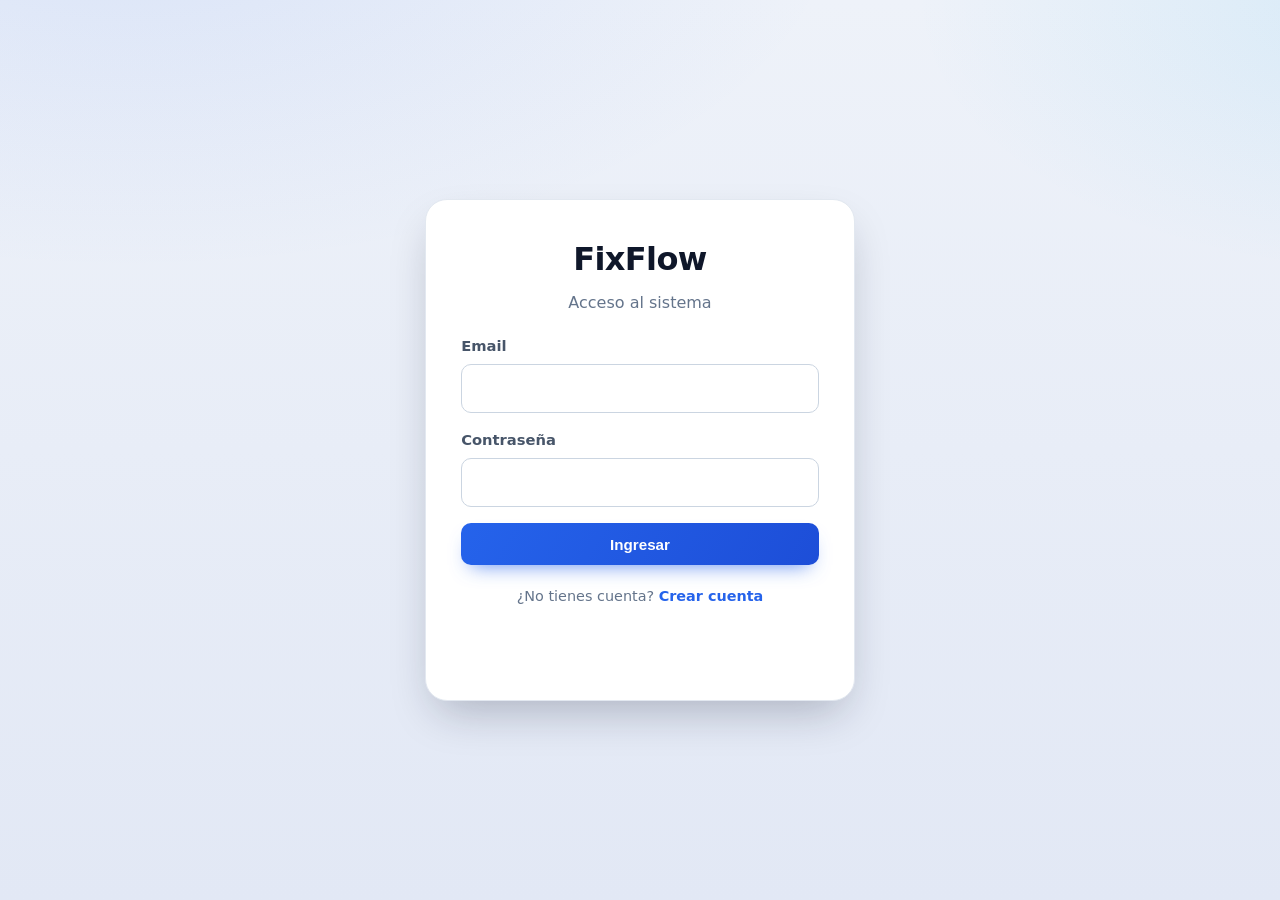
<file: index.html>
<!DOCTYPE html>
<html lang="es">
<head>
  <meta charset="UTF-8" />
  <meta http-equiv="refresh" content="0; url=frontend/login.html" />
  <title>FixFlow</title>
</head>
<body>
  <p>Redirigiendo a <a href="frontend/login.html">FixFlow</a>...</p>
</body>
</html>
</file>
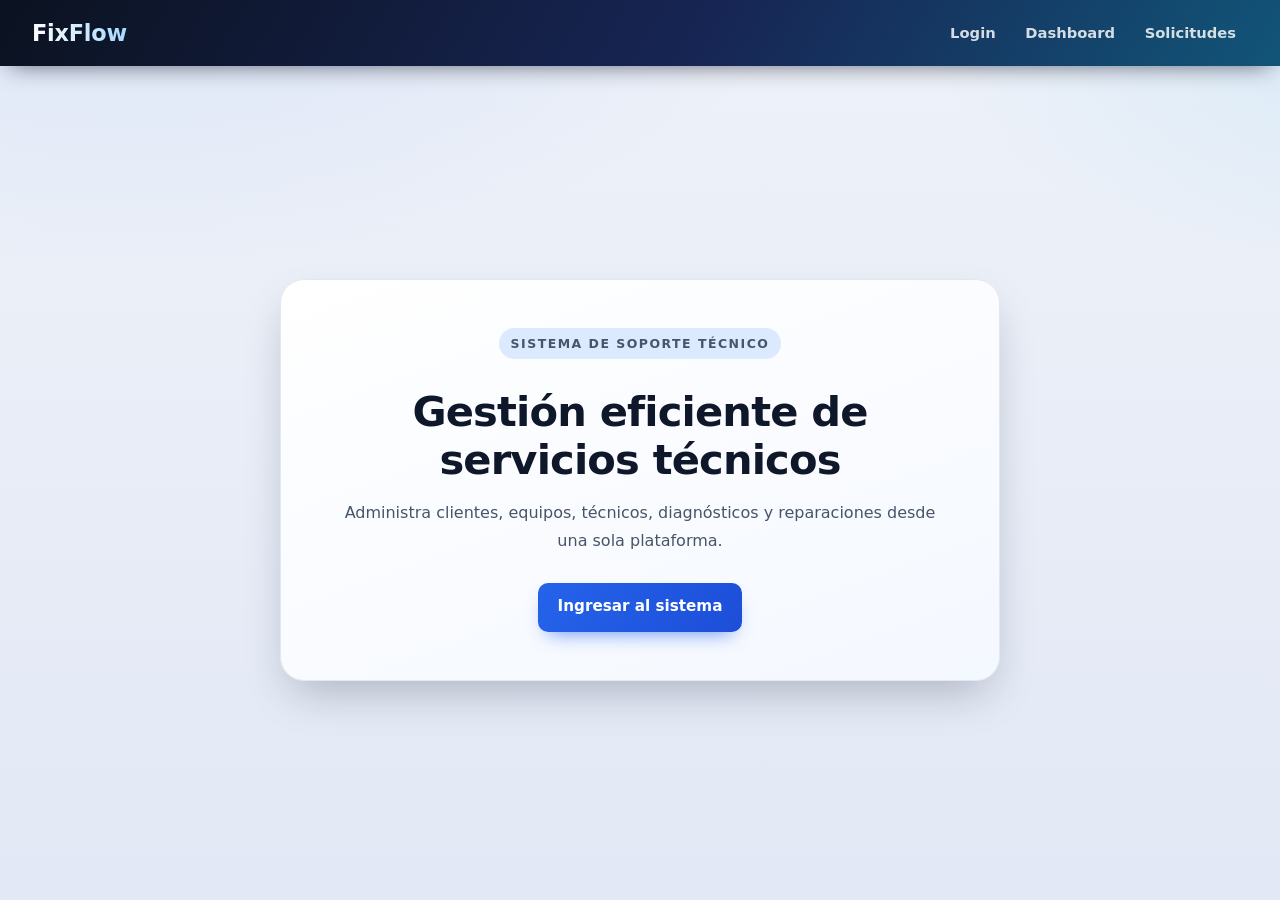
<file: frontend/index.html>
<!DOCTYPE html>
<html lang="es">
<head>
  <meta charset="UTF-8" />
  <meta name="viewport" content="width=device-width, initial-scale=1.0" />
  <title>FixFlow | Inicio</title>
  <link rel="stylesheet" href="css/styles.css?v=3" />
</head>
<body>
  <header class="topbar">
    <div class="logo">FixFlow</div>
    <nav>
      <a href="login.html">Login</a>
      <a href="dashboard.html">Dashboard</a>
      <a href="solicitudes.html">Solicitudes</a>
    </nav>
  </header>

  <main class="hero">
    <div class="hero-card">
      <p class="eyebrow">Sistema de soporte técnico</p>
      <h1>Gestión eficiente de servicios técnicos</h1>
      <p>Administra clientes, equipos, técnicos, diagnósticos y reparaciones desde una sola plataforma.</p>
      <a class="button primary" href="login.html">Ingresar al sistema</a>
    </div>
  </main>
</body>
</html>
</file>
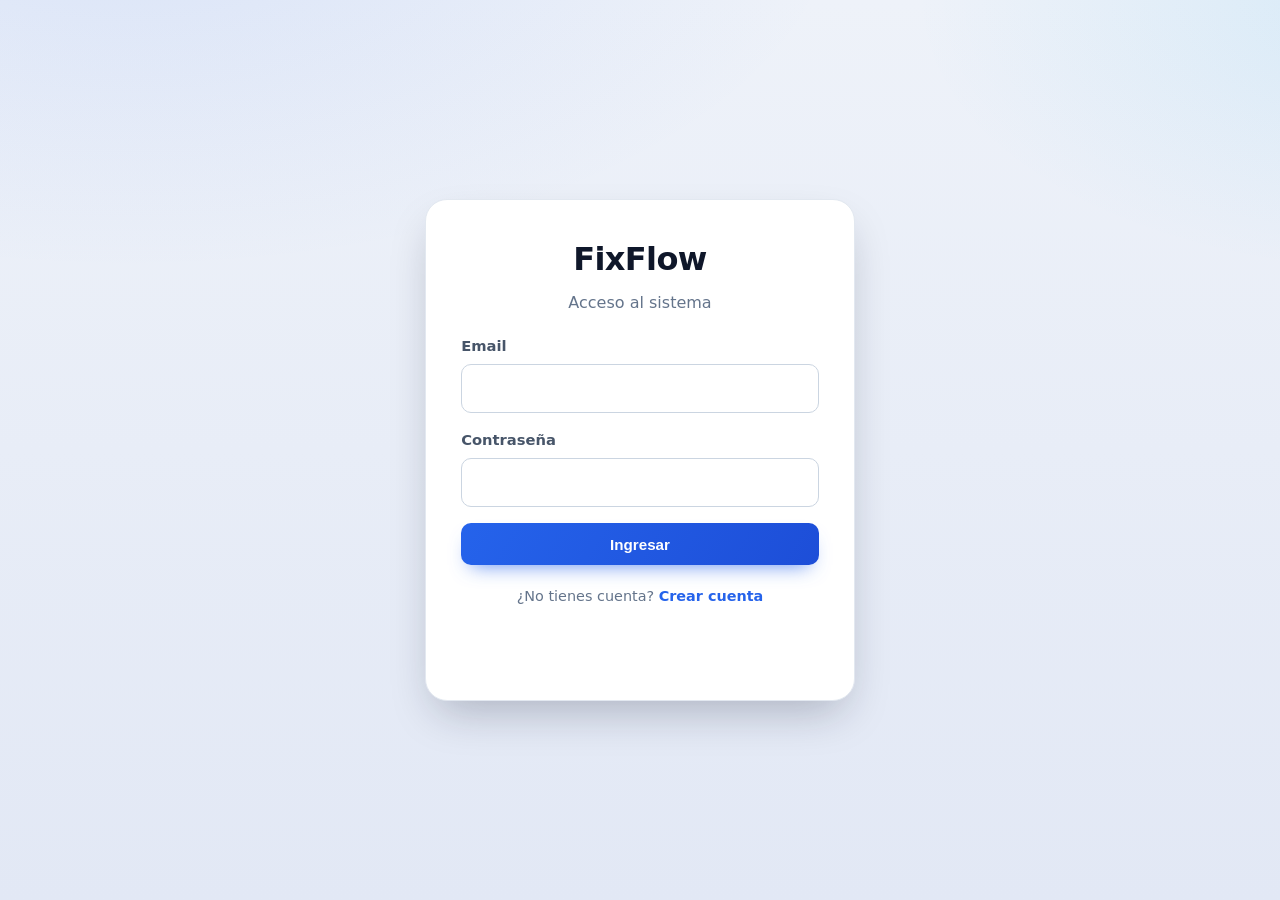
<file: frontend/clientes.html>
<!DOCTYPE html>
<html lang="es">
<head>
  <meta charset="UTF-8" />
  <meta name="viewport" content="width=device-width, initial-scale=1.0" />
  <title>FixFlow | Clientes</title>
  <link rel="stylesheet" href="css/styles.css?v=3" />
</head>
<body data-roles="ADMIN">
  <header class="topbar">
    <div class="logo">FixFlow</div>
    <nav>
      <a href="dashboard.html">Dashboard</a>
      <a href="usuarios.html" data-roles="ADMIN">Usuarios</a>
      <a href="equipos.html" data-roles="ADMIN,CLIENTE">Equipos</a>
      <a href="solicitudes.html" data-roles="ADMIN,CLIENTE,TECNICO">Solicitudes</a>
      <a href="diagnosticos.html" data-roles="ADMIN,TECNICO">Diagnósticos</a>
      <a href="reparaciones.html" data-roles="ADMIN,TECNICO">Reparaciones</a>
      <a id="logoutBtn" href="#">Cerrar sesión</a>
    </nav>
  </header>

  <main class="container">
    <section class="page-header">
      <div>
        <p class="eyebrow">Administración</p>
        <h1>Gestión de clientes</h1>
      </div>
    </section>

    <section class="manager-grid">
      <div class="panel">
        <h2>Nuevo cliente</h2>
        <form id="clienteForm" class="stack-form">
          <label>
            <span>Usuario</span>
            <select id="usuarioSelect" required></select>
          </label>

          <label>
            <span>Teléfono</span>
            <input type="text" id="telefonoInput" required />
          </label>

          <label>
            <span>Dirección</span>
            <input type="text" id="direccionInput" required />
          </label>

          <button type="submit" class="button primary">Guardar cliente</button>
        </form>
        <p id="formMessage" class="message"></p>
      </div>

      <div class="panel">
        <h2>Resumen</h2>
        <div class="summary-list">
          <div><span>Clientes</span><strong id="clientesCount">0</strong></div>
        </div>
      </div>
    </section>

    <section class="panel table-panel">
      <h2>Clientes registrados</h2>
      <div class="table-wrap">
        <table>
          <thead>
            <tr>
              <th>ID</th>
              <th>Usuario</th>
              <th>Teléfono</th>
              <th>Dirección</th>
            </tr>
          </thead>
          <tbody id="clientesTableBody"></tbody>
        </table>
      </div>
    </section>
  </main>

  <script src="js/api.js?v=3"></script>
  <script src="js/auth.js?v=3"></script>
  <script src="js/clientes.js?v=3"></script>
</body>
</html>
</file>
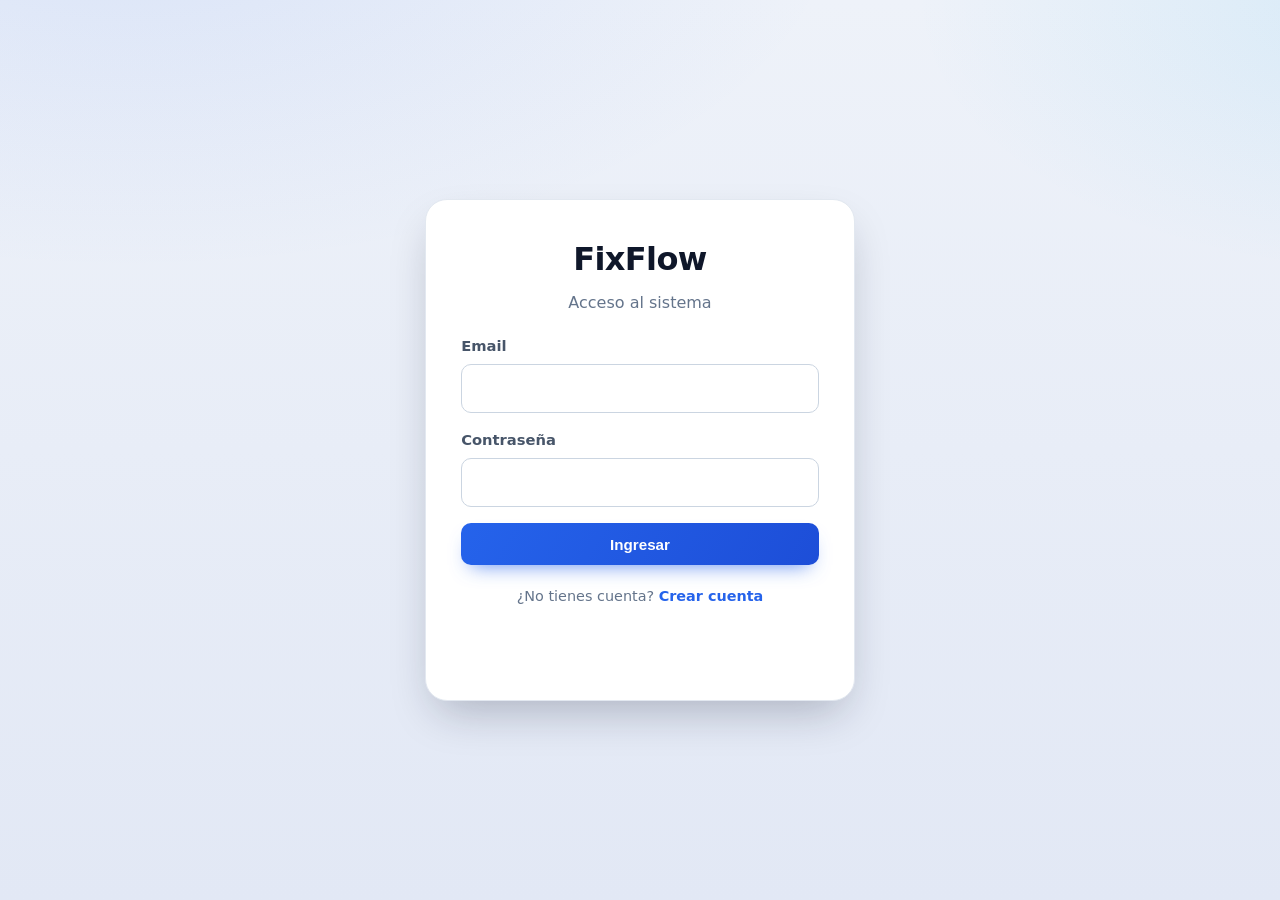
<file: frontend/dashboard.html>
<!DOCTYPE html>
<html lang="es">
<head>
  <meta charset="UTF-8" />
  <meta name="viewport" content="width=device-width, initial-scale=1.0" />
  <title>FixFlow | Dashboard</title>
  <link rel="stylesheet" href="css/styles.css?v=3" />
</head>
<body data-roles="ADMIN,CLIENTE,TECNICO">
  <header class="topbar dashboard-header">
    <div class="logo">FixFlow</div>
    <nav>
      <a href="dashboard.html">Dashboard</a>
      <a href="usuarios.html" data-roles="ADMIN">Usuarios</a>
      <a href="equipos.html" data-roles="ADMIN,CLIENTE">Equipos</a>
      <a href="solicitudes.html" data-roles="ADMIN,CLIENTE,TECNICO">Solicitudes</a>
      <a href="diagnosticos.html" data-roles="ADMIN,TECNICO">Diagnósticos</a>
      <a href="reparaciones.html" data-roles="ADMIN,TECNICO">Reparaciones</a>
      <a id="logoutBtn" href="#">Cerrar sesión</a>
      <span id="currentRole" class="role-label"></span>
    </nav>
  </header>

  <main class="container dashboard-page">
    <section class="cards-grid">
      <div class="stat-card">
        <span>Total solicitudes</span>
        <strong id="totalSolicitudes">0</strong>
      </div>
      <div class="stat-card">
        <span>Pendientes</span>
        <strong id="solicitudesPendientes">0</strong>
      </div>
      <div class="stat-card">
        <span>En reparación</span>
        <strong id="solicitudesReparacion">0</strong>
      </div>
      <div class="stat-card">
        <span>Finalizadas</span>
        <strong id="solicitudesFinalizadas">0</strong>
      </div>
      <div class="stat-card">
        <span>Usuarios</span>
        <strong id="usuariosCount">0</strong>
      </div>
      <div class="stat-card">
        <span>Equipos</span>
        <strong id="equiposCount">0</strong>
      </div>
    </section>

    <section class="panel-container" id="sectionsPanel">
      <div class="panel">
        <h2>Usuarios</h2>
        <table>
          <thead>
            <tr><th>Nombre</th><th>Email</th><th>Rol</th></tr>
          </thead>
          <tbody id="usuariosTableBody"></tbody>
        </table>
      </div>

      <div class="panel">
        <h2>Equipos</h2>
        <table>
          <thead>
            <tr><th>Serial</th><th>Tipo</th><th>Marca</th></tr>
          </thead>
          <tbody id="equiposTableBody"></tbody>
        </table>
      </div>

      <div class="panel wide-panel">
        <h2>Solicitudes</h2>
        <table>
          <thead>
            <tr><th>ID</th><th>Cliente</th><th>Prioridad</th><th>Estado</th></tr>
          </thead>
          <tbody id="solicitudesTableBody"></tbody>
        </table>
      </div>
    </section>
  </main>

  <script src="js/api.js?v=3"></script>
  <script src="js/auth.js?v=3"></script>
  <script src="js/dashboard.js?v=3"></script>
</body>
</html>
</file>
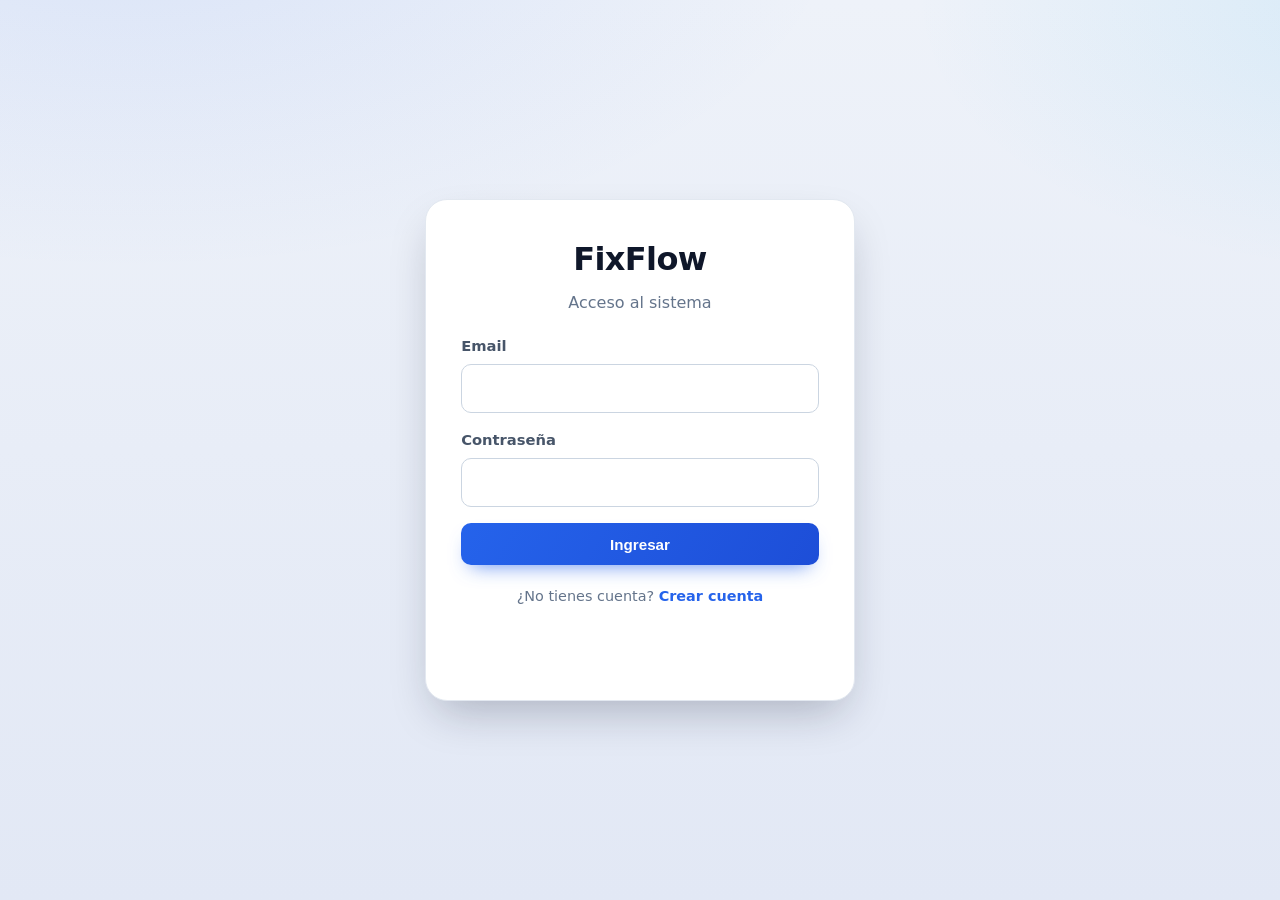
<file: frontend/diagnosticos.html>
<!DOCTYPE html>
<html lang="es">
<head>
  <meta charset="UTF-8" />
  <meta name="viewport" content="width=device-width, initial-scale=1.0" />
  <title>FixFlow | Diagnósticos</title>
  <link rel="stylesheet" href="css/styles.css?v=3" />
</head>
<body data-roles="ADMIN,TECNICO">
  <header class="topbar">
    <div class="logo">FixFlow</div>
    <nav>
      <a href="dashboard.html">Dashboard</a>
      <a href="usuarios.html" data-roles="ADMIN">Usuarios</a>
      <a href="equipos.html" data-roles="ADMIN,CLIENTE">Equipos</a>
      <a href="solicitudes.html" data-roles="ADMIN,CLIENTE,TECNICO">Solicitudes</a>
      <a href="diagnosticos.html">Diagnósticos</a>
      <a href="reparaciones.html">Reparaciones</a>
      <a id="logoutBtn" href="#">Cerrar sesión</a>
    </nav>
  </header>

  <main class="container">
    <section class="page-header">
      <div>
        <p class="eyebrow">Diagnóstico</p>
        <h1>Gestión de diagnósticos</h1>
      </div>
    </section>

    <section class="manager-grid">
      <div class="panel">
        <h2>Nuevo diagnóstico</h2>
        <form id="diagnosticoForm" class="stack-form">
          <label>
            <span>Solicitud / Equipo</span>
            <select id="solicitudSelect" required></select>
          </label>

          <div id="problemaInfo" class="problema-info" hidden>
            <h3>Problema reportado por el cliente</h3>
            <div class="detalle-grid">
              <div class="detalle-item"><span>Cliente</span><strong id="infoCliente">-</strong></div>
              <div class="detalle-item"><span>Equipo</span><strong id="infoEquipo">-</strong></div>
              <div class="detalle-item"><span>Serial</span><strong id="infoSerial">-</strong></div>
              <div class="detalle-item"><span>Prioridad</span><strong id="infoPrioridad">-</strong></div>
              <div class="detalle-item full"><span>Descripción del equipo</span><strong id="infoEquipoDesc">-</strong></div>
              <div class="detalle-item full"><span>Síntoma / problema reportado</span><strong id="infoProblema">-</strong></div>
            </div>
          </div>

          <label>
            <span>Descripción</span>
            <textarea id="descripcionInput" rows="5" required></textarea>
          </label>

          <button type="submit" class="button primary">Guardar diagnóstico</button>
        </form>
        <p id="formMessage" class="message"></p>
      </div>

      <div class="panel">
        <h2>Resumen</h2>
        <div class="summary-list">
          <div><span>Diagnósticos</span><strong id="diagnosticosCount">0</strong></div>
        </div>
      </div>
    </section>

    <section class="panel table-panel">
      <h2>Diagnósticos registrados</h2>
      <div class="table-wrap">
        <table>
          <thead>
            <tr>
              <th>ID</th>
              <th>Solicitud</th>
              <th>Equipo</th>
              <th>Problema reportado</th>
              <th>Diagnóstico</th>
              <th>Fecha</th>
            </tr>
          </thead>
          <tbody id="diagnosticosTableBody"></tbody>
        </table>
      </div>
    </section>
  </main>

  <script src="js/api.js?v=3"></script>
  <script src="js/auth.js?v=3"></script>
  <script src="js/diagnosticos.js?v=3"></script>
</body>
</html>
</file>
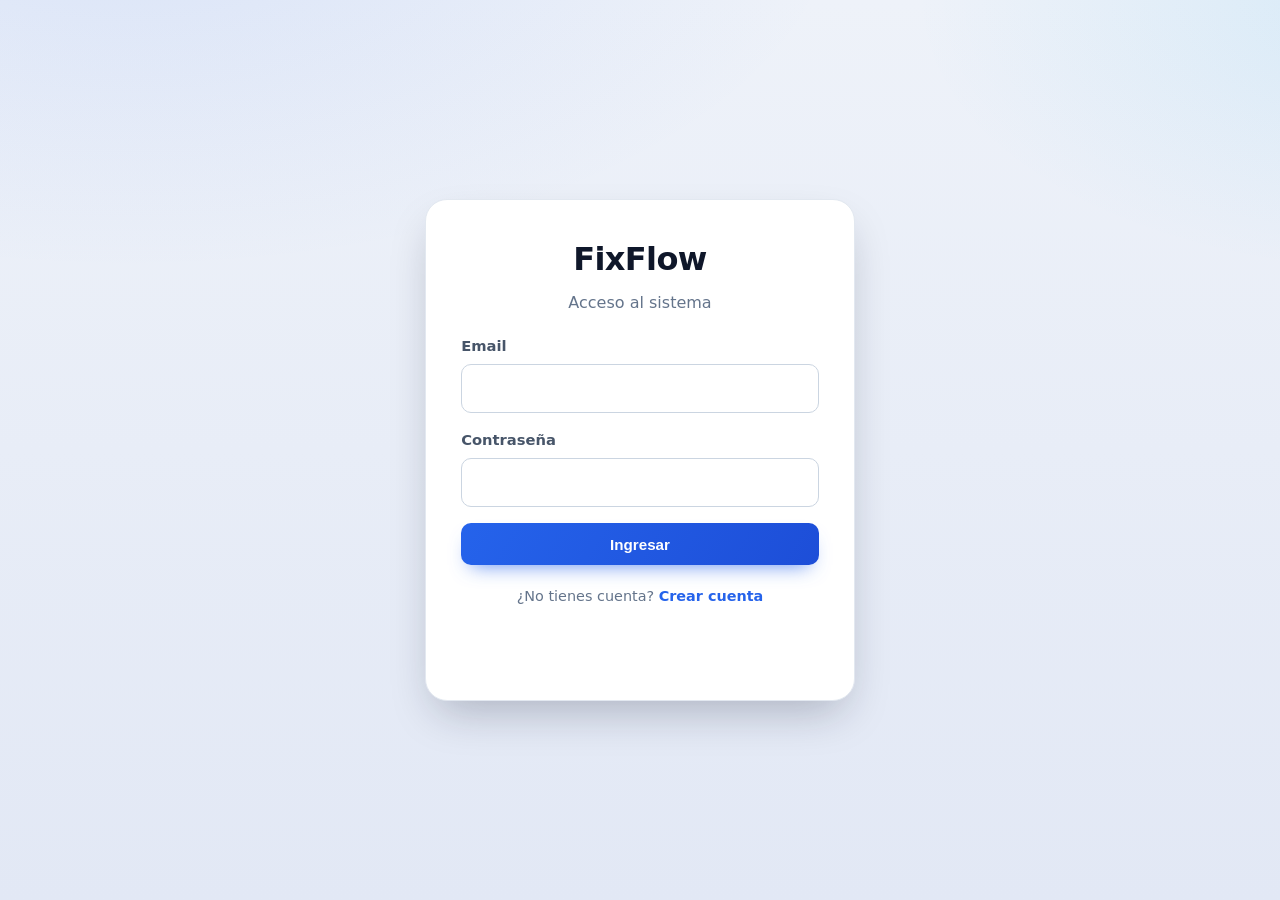
<file: frontend/equipos.html>
<!DOCTYPE html>
<html lang="es">
<head>
  <meta charset="UTF-8" />
  <meta name="viewport" content="width=device-width, initial-scale=1.0" />
  <title>FixFlow | Equipos</title>
  <link rel="stylesheet" href="css/styles.css?v=3" />
</head>
<body data-roles="ADMIN,CLIENTE">
  <header class="topbar">
    <div class="logo">FixFlow</div>
    <nav>
      <a href="dashboard.html">Dashboard</a>
      <a href="usuarios.html" data-roles="ADMIN">Usuarios</a>
      <a href="equipos.html" data-roles="ADMIN,CLIENTE">Equipos</a>
      <a href="solicitudes.html" data-roles="ADMIN,CLIENTE,TECNICO">Solicitudes</a>
      <a href="diagnosticos.html" data-roles="ADMIN,TECNICO">Diagnósticos</a>
      <a href="reparaciones.html" data-roles="ADMIN,TECNICO">Reparaciones</a>
      <a id="logoutBtn" href="#">Cerrar sesión</a>
    </nav>
  </header>

  <main class="container">
    <section class="page-header">
      <div>
        <p class="eyebrow">Inventario</p>
        <h1>Gestión de equipos</h1>
      </div>
    </section>

    <section class="manager-grid">
      <div class="panel">
        <h2 id="formTitle">Nuevo equipo</h2>
        <form id="equipoForm" class="stack-form">
          <label>
            <span>Cliente</span>
            <select id="clienteSelect" required></select>
          </label>

          <label>
            <span>Tipo</span>
            <input type="text" id="tipoInput" required />
          </label>

          <label>
            <span>Marca</span>
            <input type="text" id="marcaInput" required />
          </label>

          <label>
            <span>Modelo</span>
            <input type="text" id="modeloInput" required />
          </label>

          <label>
            <span>Serial</span>
            <input type="text" id="serialInput" required />
          </label>

          <label>
            <span>Descripción</span>
            <textarea id="descripcionInput" rows="3"></textarea>
          </label>

          <button type="submit" class="button primary" id="saveBtn">Guardar equipo</button>
          <button type="button" class="button tiny" id="cancelEditBtn" hidden>Cancelar edición</button>
        </form>
        <p id="formMessage" class="message"></p>
      </div>

      <div class="panel">
        <h2>Resumen</h2>
        <div class="summary-list">
          <div><span>Equipos</span><strong id="equiposCount">0</strong></div>
        </div>
      </div>
    </section>

    <section class="panel table-panel">
      <h2>Equipos registrados</h2>
      <div class="table-wrap">
        <table>
          <thead>
            <tr>
              <th>ID</th>
              <th>Cliente</th>
              <th>Tipo</th>
              <th>Marca</th>
              <th>Modelo</th>
              <th>Serial</th>
              <th>Acciones</th>
            </tr>
          </thead>
          <tbody id="equiposTableBody"></tbody>
        </table>
      </div>
    </section>
  </main>

  <script src="js/api.js?v=3"></script>
  <script src="js/auth.js?v=3"></script>
  <script src="js/equipos.js?v=3"></script>
</body>
</html>
</file>
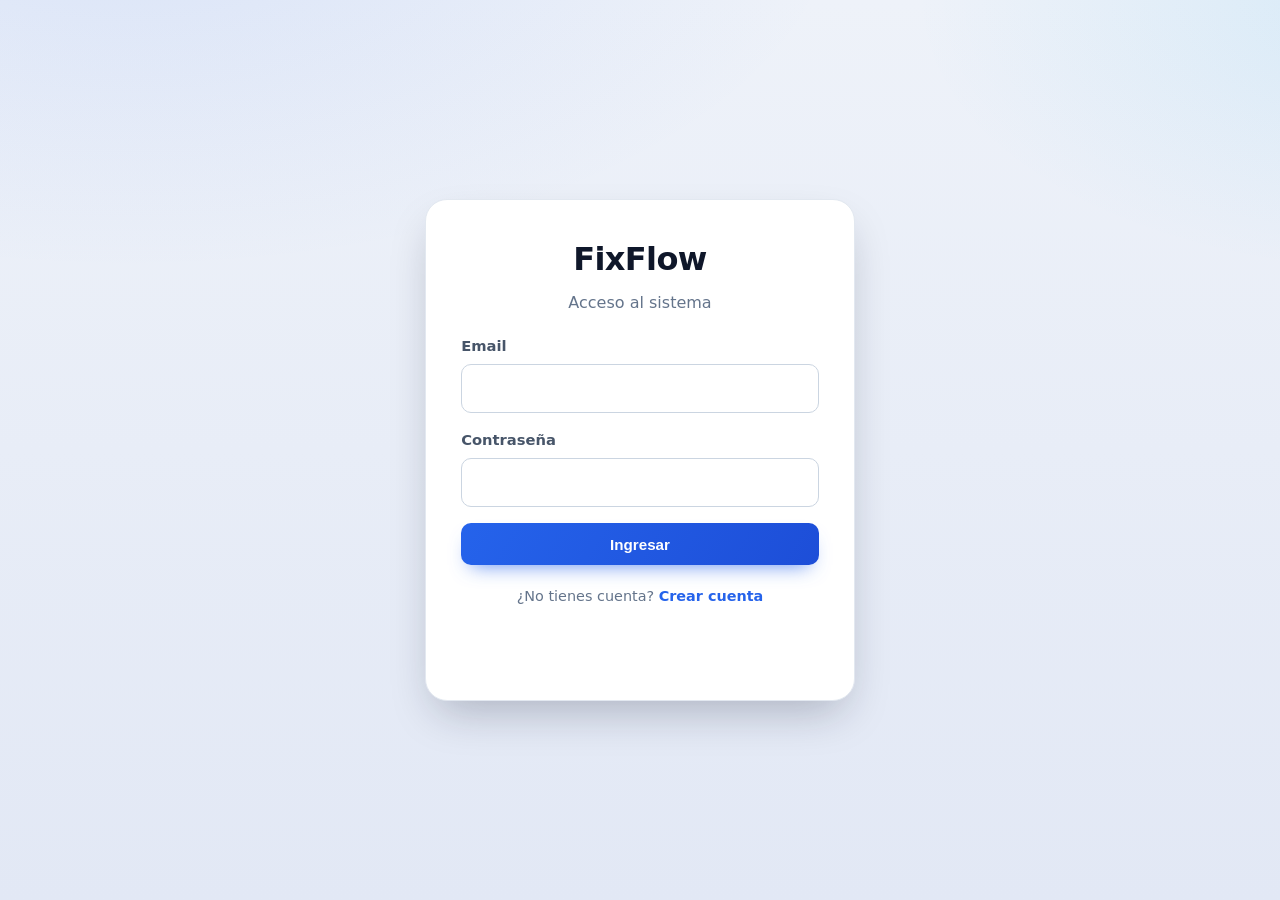
<file: frontend/login.html>
<!DOCTYPE html>
<html lang="es">
<head>
  <meta charset="UTF-8" />
  <meta name="viewport" content="width=device-width, initial-scale=1.0" />
  <title>FixFlow | Login</title>
  <link rel="stylesheet" href="css/styles.css?v=3" />
</head>
<body class="auth-page">
  <div class="auth-box">
    <h1>FixFlow</h1>
    <p>Acceso al sistema</p>
    <form id="loginForm">
      <label>
        <span>Email</span>
        <input type="email" id="email" required />
      </label>
      <label>
        <span>Contraseña</span>
        <input type="password" id="password" required />
      </label>
      <button type="submit" class="button primary">Ingresar</button>
    </form>
    <p class="auth-links">¿No tienes cuenta? <a href="register.html">Crear cuenta</a></p>
    <p id="message" class="message"></p>
  </div>

  <script src="js/api.js?v=3"></script>
  <script src="js/auth.js?v=3"></script>
</body>
</html>
</file>
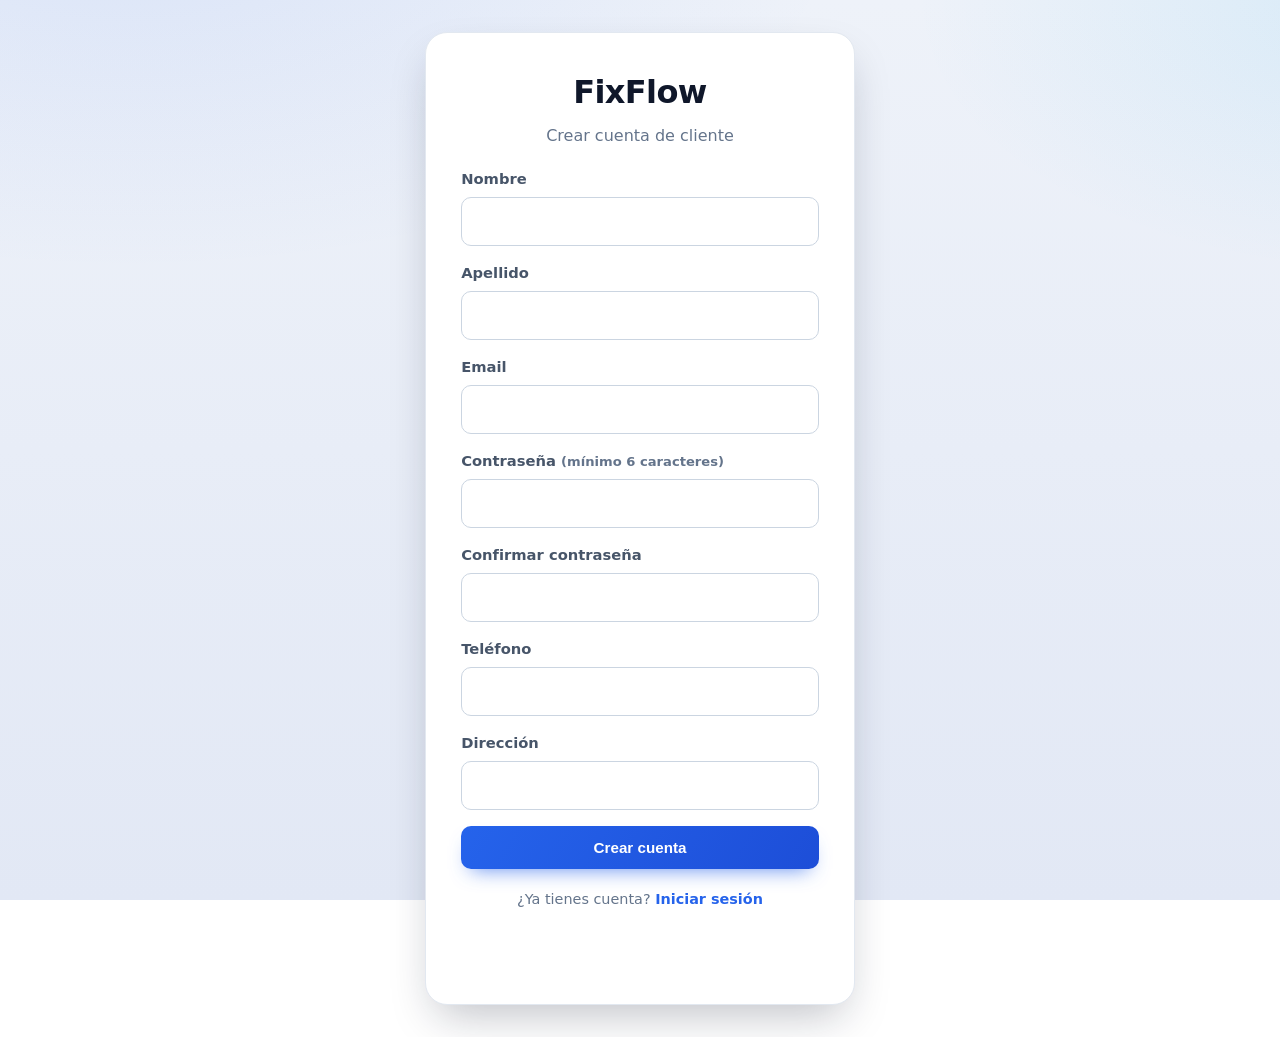
<file: frontend/register.html>
<!DOCTYPE html>
<html lang="es">
<head>
  <meta charset="UTF-8" />
  <meta name="viewport" content="width=device-width, initial-scale=1.0" />
  <title>FixFlow | Crear cuenta</title>
  <link rel="stylesheet" href="css/styles.css?v=3" />
</head>
<body class="auth-page">
  <div class="auth-box">
    <h1>FixFlow</h1>
    <p>Crear cuenta de cliente</p>
    <form id="registerForm">
      <label>
        <span>Nombre</span>
        <input type="text" id="nombre" autocomplete="given-name" required />
      </label>
      <label>
        <span>Apellido</span>
        <input type="text" id="apellido" autocomplete="family-name" required />
      </label>
      <label>
        <span>Email</span>
        <input type="email" id="email" autocomplete="email" required />
      </label>
      <label>
        <span>Contraseña <small class="muted">(mínimo 6 caracteres)</small></span>
        <input type="password" id="password" minlength="6" autocomplete="new-password" required />
      </label>
      <label>
        <span>Confirmar contraseña</span>
        <input type="password" id="confirmPassword" minlength="6" autocomplete="new-password" required />
      </label>
      <label>
        <span>Teléfono</span>
        <input type="tel" id="telefono" autocomplete="tel" required />
      </label>
      <label>
        <span>Dirección</span>
        <input type="text" id="direccion" autocomplete="street-address" required />
      </label>
      <button type="submit" class="button primary">Crear cuenta</button>
    </form>
    <p class="auth-links">¿Ya tienes cuenta? <a href="login.html">Iniciar sesión</a></p>
    <p id="message" class="message"></p>
  </div>

  <script src="js/api.js?v=3"></script>
  <script src="js/register.js?v=3"></script>
</body>
</html>
</file>
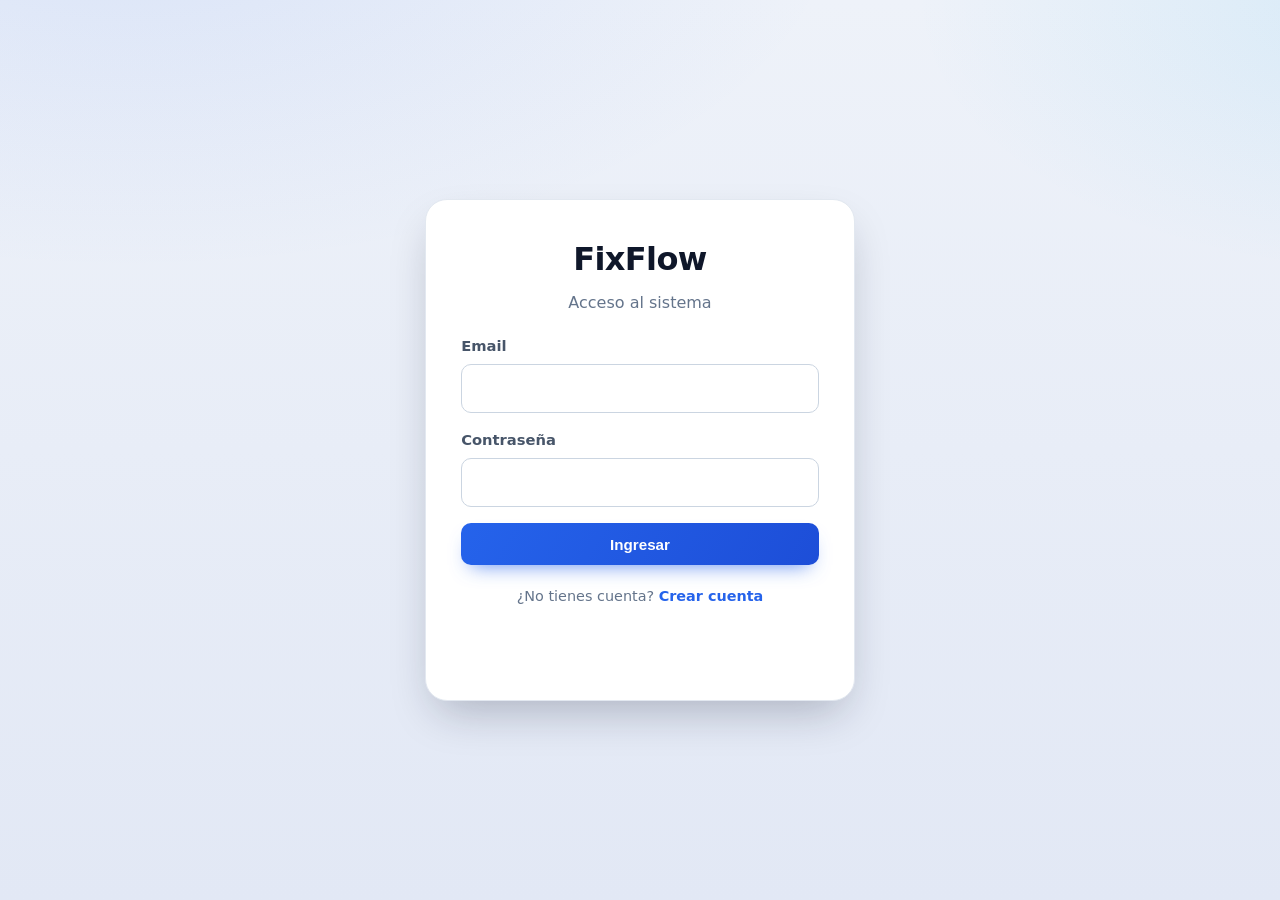
<file: frontend/reparaciones.html>
<!DOCTYPE html>
<html lang="es">
<head>
  <meta charset="UTF-8" />
  <meta name="viewport" content="width=device-width, initial-scale=1.0" />
  <title>FixFlow | Reparaciones</title>
  <link rel="stylesheet" href="css/styles.css?v=3" />
</head>
<body data-roles="ADMIN,TECNICO">
  <header class="topbar">
    <div class="logo">FixFlow</div>
    <nav>
      <a href="dashboard.html">Dashboard</a>
      <a href="usuarios.html" data-roles="ADMIN">Usuarios</a>
      <a href="equipos.html" data-roles="ADMIN,CLIENTE">Equipos</a>
      <a href="solicitudes.html" data-roles="ADMIN,CLIENTE,TECNICO">Solicitudes</a>
      <a href="diagnosticos.html">Diagnósticos</a>
      <a href="reparaciones.html">Reparaciones</a>
      <a id="logoutBtn" href="#">Cerrar sesión</a>
    </nav>
  </header>

  <main class="container">
    <section class="page-header">
      <div>
        <p class="eyebrow">Reparación</p>
        <h1>Gestión de reparaciones</h1>
      </div>
    </section>

    <section class="manager-grid">
      <div class="panel">
        <h2>Nueva reparación</h2>
        <form id="reparacionForm" class="stack-form">
          <label>
            <span>Solicitud</span>
            <select id="solicitudSelect" required></select>
          </label>

          <label>
            <span>Solución</span>
            <textarea id="solucionInput" rows="5" required></textarea>
          </label>

          <label>
            <span>Observaciones</span>
            <textarea id="observacionesInput" rows="3"></textarea>
          </label>

          <button type="submit" class="button primary">Guardar reparación</button>
        </form>
        <p id="formMessage" class="message"></p>
      </div>

      <div class="panel">
        <h2>Resumen</h2>
        <div class="summary-list">
          <div><span>Reparaciones</span><strong id="reparacionesCount">0</strong></div>
        </div>
      </div>
    </section>

    <section class="panel table-panel">
      <h2>Reparaciones registradas</h2>
      <div class="table-wrap">
        <table>
          <thead>
            <tr>
              <th>ID</th>
              <th>Solicitud</th>
              <th>Solución</th>
              <th>Observaciones</th>
            </tr>
          </thead>
          <tbody id="reparacionesTableBody"></tbody>
        </table>
      </div>
    </section>
  </main>

  <script src="js/api.js?v=3"></script>
  <script src="js/auth.js?v=3"></script>
  <script src="js/reparaciones.js?v=3"></script>
</body>
</html>
</file>
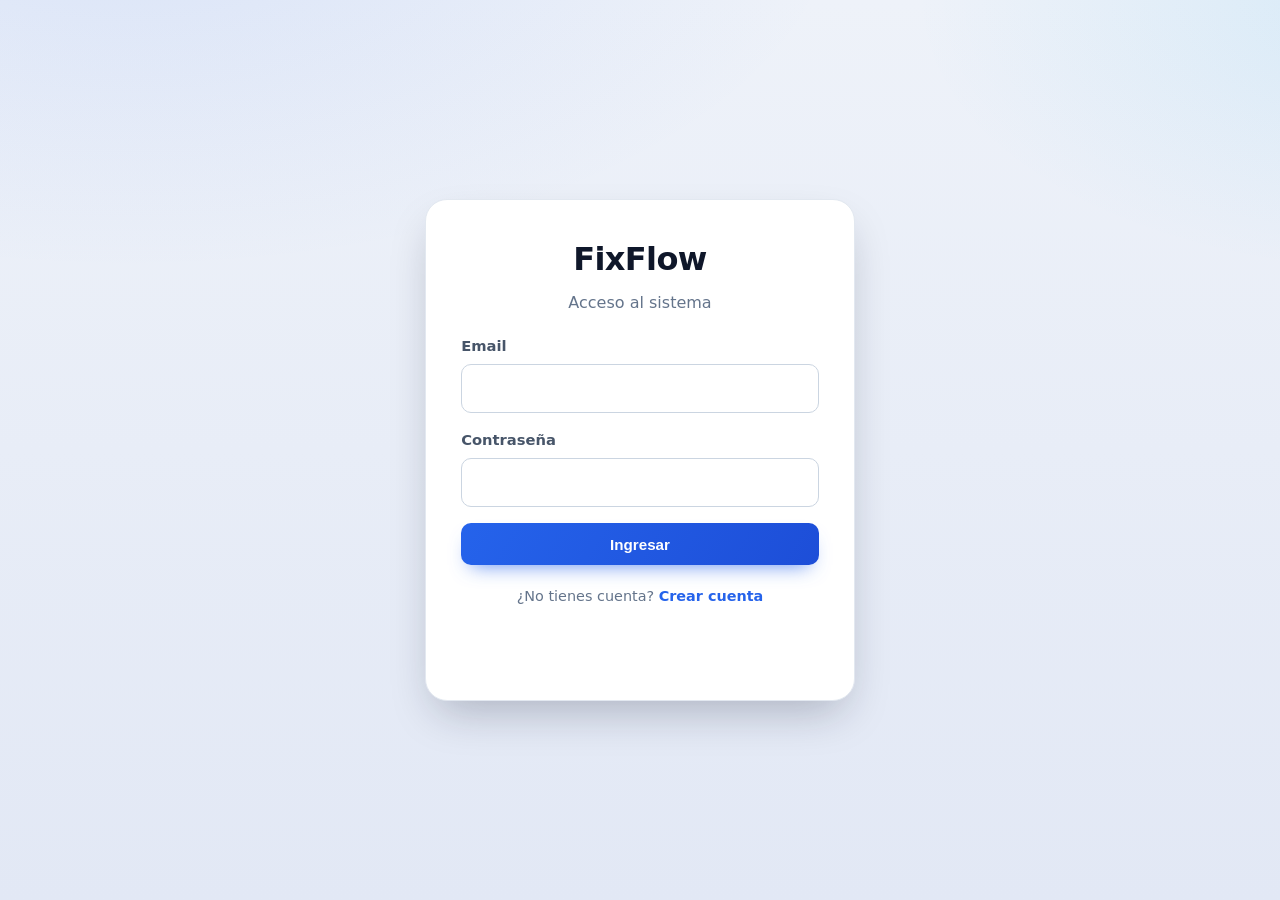
<file: frontend/solicitudes.html>
<!DOCTYPE html>
<html lang="es">
<head>
  <meta charset="UTF-8" />
  <meta name="viewport" content="width=device-width, initial-scale=1.0" />
  <title>FixFlow | Solicitudes</title>
  <link rel="stylesheet" href="css/styles.css?v=3" />
</head>
<body data-roles="ADMIN,CLIENTE,TECNICO">
  <header class="topbar">
    <div class="logo">FixFlow</div>
    <nav>
      <a href="dashboard.html">Dashboard</a>
      <a href="usuarios.html" data-roles="ADMIN">Usuarios</a>
      <a href="solicitudes.html">Solicitudes</a>
      <a href="equipos.html" data-roles="ADMIN,CLIENTE">Equipos</a>
      <a href="diagnosticos.html" data-roles="ADMIN,TECNICO">Diagnósticos</a>
      <a href="reparaciones.html" data-roles="ADMIN,TECNICO">Reparaciones</a>
      <a id="logoutBtn" href="#">Cerrar sesión</a>
    </nav>
  </header>

  <main class="container">
    <section class="page-header">
      <div>
        <p class="eyebrow">Operación</p>
        <h1>Gestión de solicitudes</h1>
      </div>
    </section>

    <section class="manager-grid">
      <div class="panel">
        <h2 id="formTitle">Nueva solicitud</h2>
        <form id="solicitudForm" class="stack-form">
          <label>
            <span>Cliente</span>
            <select id="clienteSelect" required></select>
          </label>

          <label>
            <span>Equipo</span>
            <select id="equipoSelect" required></select>
          </label>

          <label>
            <span>Prioridad</span>
            <select id="prioridadSelect" required>
              <option value="BAJA">Baja</option>
              <option value="MEDIA">Media</option>
              <option value="ALTA">Alta</option>
            </select>
          </label>

          <label>
            <span>Descripción</span>
            <textarea id="descripcionInput" rows="4" required></textarea>
          </label>

          <button type="submit" class="button primary" id="saveBtn">Guardar solicitud</button>
          <button type="button" class="button tiny" id="cancelEditBtn" hidden>Cancelar edición</button>
        </form>
        <p id="formMessage" class="message"></p>
      </div>

      <div class="panel">
        <h2>Resumen</h2>
        <div class="summary-list">
          <div><span>Total</span><strong id="totalSolicitudes">0</strong></div>
          <div><span>Pendientes</span><strong id="pendientesCount">0</strong></div>
          <div><span>En reparación</span><strong id="reparacionCount">0</strong></div>
          <div><span>Finalizadas</span><strong id="finalizadasCount">0</strong></div>
        </div>
      </div>
    </section>

    <section class="panel table-panel">
      <h2>Solicitudes registradas</h2>
      <div class="table-wrap">
        <table>
          <thead>
            <tr>
              <th>ID</th>
              <th>Cliente</th>
              <th>Equipo</th>
              <th>Prioridad</th>
              <th>Estado</th>
              <th>Acciones</th>
            </tr>
          </thead>
          <tbody id="solicitudesTableBody"></tbody>
        </table>
      </div>
    </section>
  </main>

  <!-- Modal: selección de técnico (asignación) -->
  <div class="modal-overlay" id="tecnicoModal" hidden>
    <div class="modal">
      <button class="modal-close" id="tecnicoModalClose" aria-label="Cerrar">&times;</button>
      <h3>Seleccionar técnico</h3>
      <p class="modal-sub" id="tecnicoModalSub">Elige el técnico responsable de la solicitud.</p>
      <div class="table-wrap">
        <table>
          <thead>
            <tr>
              <th>ID</th>
              <th>Técnico</th>
              <th>Especialidad</th>
              <th>Teléfono</th>
              <th>Estado</th>
              <th>Acción</th>
            </tr>
          </thead>
          <tbody id="tecnicosTableBody"></tbody>
        </table>
      </div>
      <p id="tecnicoModalMessage" class="message"></p>
    </div>
  </div>

  <!-- Modal: detalle de la solicitud (diagnóstico / reparación) -->
  <div class="modal-overlay" id="detalleModal" hidden>
    <div class="modal">
      <button class="modal-close" id="detalleModalClose" aria-label="Cerrar">&times;</button>
      <h3>Detalle de la solicitud <span id="detalleId"></span></h3>
      <p class="modal-sub">Estado: <strong id="detalleEstado"></strong></p>
      <div id="detalleContent"></div>
    </div>
  </div>

  <script src="js/api.js?v=3"></script>
  <script src="js/auth.js?v=3"></script>
  <script src="js/solicitudes.js?v=3"></script>
</body>
</html>
</file>
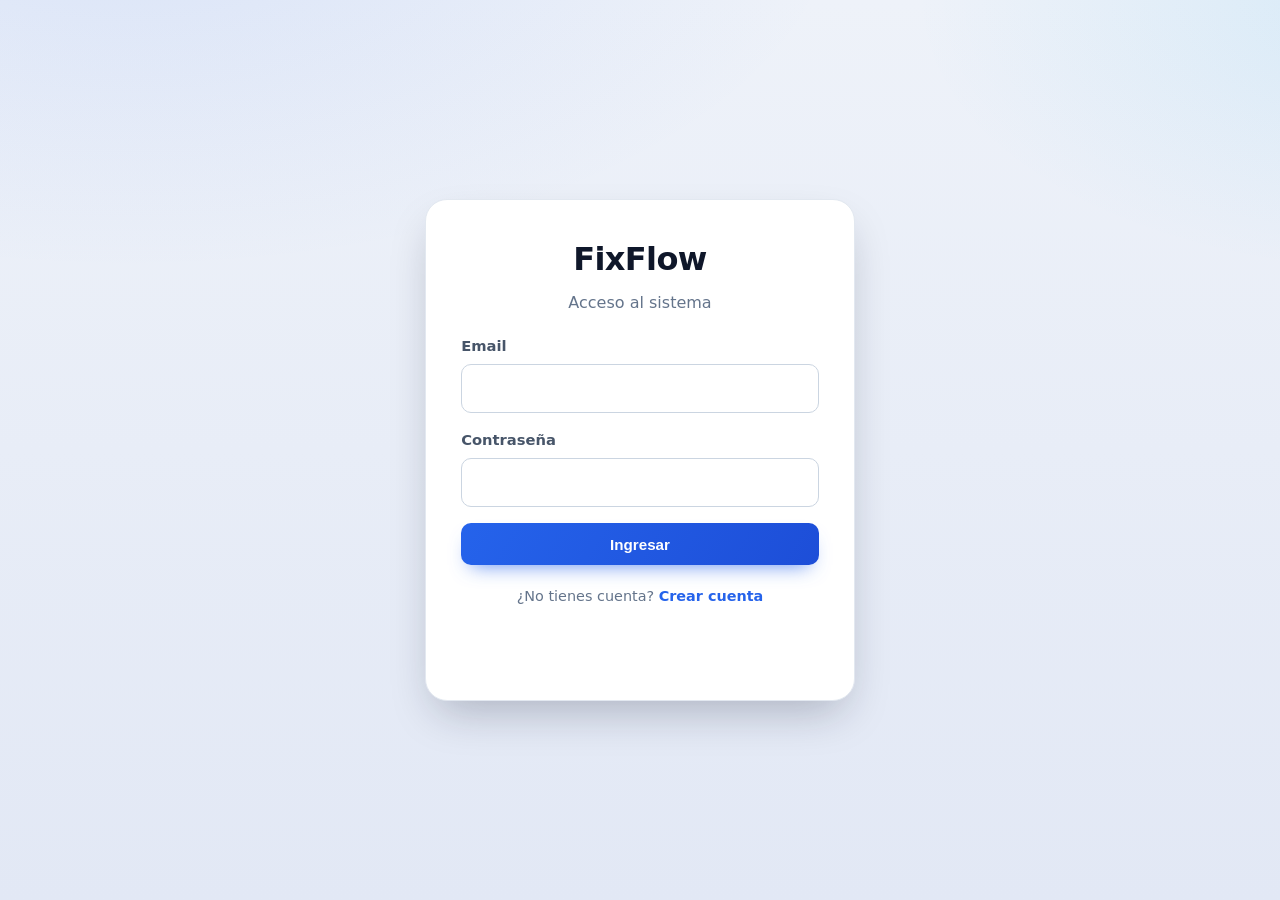
<file: frontend/usuarios.html>
<!DOCTYPE html>
<html lang="es">
<head>
  <meta charset="UTF-8" />
  <meta name="viewport" content="width=device-width, initial-scale=1.0" />
  <title>FixFlow | Usuarios</title>
  <link rel="stylesheet" href="css/styles.css?v=3" />
</head>
<body data-roles="ADMIN">
  <header class="topbar">
    <div class="logo">FixFlow</div>
    <nav>
      <a href="dashboard.html">Dashboard</a>
      <a href="usuarios.html">Usuarios</a>
      <a href="equipos.html" data-roles="ADMIN,CLIENTE">Equipos</a>
      <a href="solicitudes.html" data-roles="ADMIN,CLIENTE,TECNICO">Solicitudes</a>
      <a href="diagnosticos.html" data-roles="ADMIN,TECNICO">Diagnósticos</a>
      <a href="reparaciones.html" data-roles="ADMIN,TECNICO">Reparaciones</a>
      <a id="logoutBtn" href="#">Cerrar sesión</a>
    </nav>
  </header>

  <main class="container">
    <section class="page-header">
      <div>
        <p class="eyebrow">Administración</p>
        <h1>Gestión de usuarios</h1>
      </div>
    </section>

    <section class="manager-grid">
      <div class="panel">
        <h2 id="formTitle">Nuevo usuario</h2>
        <form id="usuarioForm" class="stack-form">
          <input type="hidden" id="usuarioId" />

          <label>
            <span>Nombre</span>
            <input type="text" id="nombreInput" required />
          </label>

          <label>
            <span>Apellido</span>
            <input type="text" id="apellidoInput" required />
          </label>

          <label>
            <span>Email</span>
            <input type="email" id="emailInput" required />
          </label>

          <label>
            <span>Contraseña <small id="passwordHint" class="muted">(mínimo 6 caracteres)</small></span>
            <input type="password" id="passwordInput" minlength="6" />
          </label>

          <label>
            <span>Rol</span>
            <select id="rolInput" required>
              <option value="ADMIN">Administrador</option>
              <option value="TECNICO">Técnico</option>
              <option value="CLIENTE">Cliente</option>
            </select>
          </label>

          <div id="rolHint" class="hint">Si el rol es <strong>Técnico</strong>, completa especialidad y teléfono (se mostrarán al asignarle una solicitud).</div>

          <div id="tecnicoFields" class="tecnico-fields" hidden>
            <h3 class="tecnico-fields-title">Datos del técnico</h3>
            <label>
              <span>Especialidad *</span>
              <input type="text" id="especialidadInput" placeholder="Ej. Hardware y redes" />
            </label>

            <label>
              <span>Teléfono *</span>
              <input type="text" id="telefonoInput" placeholder="Ej. 912345678" />
            </label>
          </div>

          <label>
            <span>Estado</span>
            <select id="estadoInput">
              <option value="ACTIVO">Activo</option>
              <option value="INACTIVO">Inactivo</option>
            </select>
          </label>

          <button type="submit" class="button primary" id="saveBtn">Guardar usuario</button>
          <button type="button" class="button tiny" id="cancelEditBtn" hidden>Cancelar edición</button>
        </form>
        <p id="formMessage" class="message"></p>
      </div>

      <div class="panel">
        <h2>Resumen</h2>
        <div class="summary-list">
          <div><span>Usuarios</span><strong id="usuariosCount">0</strong></div>
          <div><span>Activos</span><strong id="activosCount">0</strong></div>
          <div><span>Inactivos</span><strong id="inactivosCount">0</strong></div>
        </div>
      </div>
    </section>

    <section class="panel table-panel">
      <h2>Usuarios registrados</h2>
      <div class="table-wrap">
        <table>
          <thead>
            <tr>
              <th>ID</th>
              <th>Nombre</th>
              <th>Email</th>
              <th>Rol</th>
              <th>Estado</th>
              <th>Acciones</th>
            </tr>
          </thead>
          <tbody id="usuariosTableBody"></tbody>
        </table>
      </div>
    </section>
  </main>

  <script src="js/api.js?v=3"></script>
  <script src="js/auth.js?v=3"></script>
  <script src="js/usuarios.js?v=3"></script>
</body>
</html>
</file>
<file: frontend/css/styles.css>
/* =====================================================================
   FIXFLOW - Hoja de estilos
   Diseño moderno: tipografía, gradientes, tarjetas, botones y tablas.
   ===================================================================== */

:root {
  --bg: #eef2f9;
  --bg-2: #e2e8f5;
  --surface: #ffffff;
  --surface-soft: #f8fafc;
  --border: #e2e8f0;
  --border-strong: #cbd5e1;

  --text: #0f172a;
  --text-soft: #475569;
  --text-muted: #64748b;

  --primary: #2563eb;
  --primary-dark: #1d4ed8;
  --primary-soft: #dbeafe;
  --accent: #0ea5e9;
  --teal: #0f766e;

  --success: #16a34a;
  --success-soft: #dcfce7;
  --warning: #d97706;
  --warning-soft: #fef3c7;
  --danger: #dc2626;
  --danger-soft: #fee2e2;

  --radius: 16px;
  --radius-sm: 10px;
  --shadow-sm: 0 1px 2px rgba(15, 23, 42, 0.06);
  --shadow: 0 10px 25px -8px rgba(15, 23, 42, 0.18);
  --shadow-lg: 0 20px 45px -12px rgba(15, 23, 42, 0.28);
  --ring: 0 0 0 4px rgba(37, 99, 235, 0.15);
}

* {
  box-sizing: border-box;
  margin: 0;
  padding: 0;
}

html {
  -webkit-text-size-adjust: 100%;
}

body {
  font-family: "Segoe UI", "Inter", system-ui, -apple-system, Roboto, Arial, sans-serif;
  background:
    radial-gradient(1200px 600px at 10% -10%, rgba(37, 99, 235, 0.10), transparent 60%),
    radial-gradient(900px 500px at 110% 0%, rgba(14, 165, 233, 0.10), transparent 55%),
    linear-gradient(180deg, var(--bg) 0%, var(--bg-2) 100%);
  background-attachment: fixed;
  color: var(--text);
  line-height: 1.55;
  min-height: 100vh;
  -webkit-font-smoothing: antialiased;
}

/* ---------- Barra superior ---------- */
.topbar {
  position: sticky;
  top: 0;
  z-index: 40;
  display: flex;
  justify-content: space-between;
  align-items: center;
  gap: 1rem;
  padding: 0.9rem 2rem;
  background: linear-gradient(120deg, #0b1220 0%, #172554 55%, #0e7490 130%);
  color: #fff;
  box-shadow: 0 8px 24px -10px rgba(15, 23, 42, 0.7);
}

.logo {
  font-size: 1.4rem;
  font-weight: 800;
  letter-spacing: -0.01em;
  background: linear-gradient(90deg, #ffffff, #a5d8ff);
  -webkit-background-clip: text;
  background-clip: text;
  color: transparent;
}

nav {
  display: flex;
  flex-wrap: wrap;
  align-items: center;
  gap: 0.35rem;
}

nav a {
  color: rgba(255, 255, 255, 0.82);
  text-decoration: none;
  font-weight: 600;
  font-size: 0.92rem;
  padding: 0.45rem 0.75rem;
  border-radius: 999px;
  transition: background 0.15s ease, color 0.15s ease;
}

nav a:hover {
  background: rgba(255, 255, 255, 0.12);
  color: #fff;
}

.role-label {
  margin-left: 0.5rem;
  padding: 0.35rem 0.7rem;
  border-radius: 999px;
  font-size: 0.78rem;
  font-weight: 700;
  color: #e0f2fe;
  background: rgba(14, 165, 233, 0.25);
  border: 1px solid rgba(125, 211, 252, 0.4);
}

/* ---------- Hero (index) ---------- */
.hero {
  min-height: calc(100vh - 72px);
  display: grid;
  place-items: center;
  padding: 2rem;
}

.hero-card {
  max-width: 720px;
  background: linear-gradient(160deg, #ffffff 0%, #f4f8ff 100%);
  border: 1px solid var(--border);
  border-radius: 24px;
  box-shadow: var(--shadow-lg);
  padding: 3rem;
  text-align: center;
}

.eyebrow {
  display: inline-block;
  color: var(--primary);
  font-weight: 800;
  text-transform: uppercase;
  letter-spacing: 0.12em;
  font-size: 0.78rem;
  margin-bottom: 0.9rem;
  padding: 0.3rem 0.75rem;
  background: var(--primary-soft);
  border-radius: 999px;
}

.hero-card h1 {
  font-size: clamp(1.8rem, 4vw, 2.6rem);
  line-height: 1.15;
  margin-bottom: 1rem;
  letter-spacing: -0.02em;
}

.hero-card p {
  margin-bottom: 1.8rem;
  line-height: 1.7;
  color: var(--text-soft);
}

/* ---------- Botones ---------- */
.button {
  display: inline-flex;
  align-items: center;
  justify-content: center;
  gap: 0.4rem;
  border: none;
  border-radius: var(--radius-sm);
  padding: 0.8rem 1.25rem;
  font-weight: 700;
  font-size: 0.95rem;
  cursor: pointer;
  text-decoration: none;
  background: #e2e8f0;
  color: var(--text);
  transition: transform 0.12s ease, box-shadow 0.15s ease, background 0.15s ease;
}

.button:hover {
  transform: translateY(-1px);
}

.button:active {
  transform: translateY(0);
}

.button:focus-visible {
  outline: none;
  box-shadow: var(--ring);
}

.button.primary {
  background: linear-gradient(120deg, var(--primary) 0%, var(--primary-dark) 100%);
  color: #fff;
  box-shadow: 0 10px 20px -10px rgba(37, 99, 235, 0.75);
}

.button.primary:hover {
  box-shadow: 0 14px 26px -10px rgba(37, 99, 235, 0.85);
}

/* ---------- Autenticación ---------- */
.auth-page {
  min-height: 100vh;
  display: grid;
  place-items: center;
  padding: 2rem;
}

.auth-box {
  width: min(100%, 430px);
  background: var(--surface);
  border: 1px solid var(--border);
  border-radius: 22px;
  box-shadow: var(--shadow-lg);
  padding: 2.2rem;
}

.auth-box h1 {
  margin-bottom: 0.4rem;
  text-align: center;
  letter-spacing: -0.02em;
}

.auth-box p {
  text-align: center;
  margin-bottom: 1.2rem;
  color: var(--text-muted);
}

form {
  display: flex;
  flex-direction: column;
  gap: 1rem;
}

label {
  display: flex;
  flex-direction: column;
  gap: 0.4rem;
  font-weight: 600;
  font-size: 0.92rem;
  color: var(--text-soft);
}

input,
textarea,
select {
  width: 100%;
  padding: 0.75rem 0.9rem;
  border-radius: var(--radius-sm);
  border: 1px solid var(--border-strong);
  background: var(--surface);
  color: var(--text);
  font: inherit;
  transition: border-color 0.15s ease, box-shadow 0.15s ease;
}

input:focus,
textarea:focus,
select:focus {
  outline: none;
  border-color: var(--primary);
  box-shadow: var(--ring);
}

input::placeholder,
textarea::placeholder {
  color: #94a3b8;
}

.message {
  margin-top: 1rem;
  color: var(--danger);
  min-height: 20px;
  font-size: 0.9rem;
}

.auth-links {
  margin-top: 1.2rem;
  text-align: center;
  font-size: 0.9rem;
  color: var(--text-muted);
}

.auth-links a {
  color: var(--primary);
  text-decoration: none;
  font-weight: 700;
}

.auth-links a:hover {
  text-decoration: underline;
}

/* ---------- Contenedores y encabezado de página ---------- */
.container {
  max-width: 1200px;
  margin: 0 auto;
  padding: 2rem 1.25rem 3rem;
}

.page-header {
  margin-bottom: 0.5rem;
}

.page-header h1 {
  font-size: clamp(1.5rem, 3vw, 2rem);
  letter-spacing: -0.02em;
}

.page-header .eyebrow {
  margin-bottom: 0.5rem;
}

/* ---------- Tarjetas de estadísticas ---------- */
.cards-grid {
  display: grid;
  grid-template-columns: repeat(auto-fit, minmax(180px, 1fr));
  gap: 1rem;
  margin-bottom: 2rem;
}

.stat-card {
  position: relative;
  overflow: hidden;
  background: linear-gradient(160deg, #ffffff 0%, #f6f9ff 100%);
  border: 1px solid var(--border);
  border-radius: var(--radius);
  box-shadow: var(--shadow-sm);
  padding: 1.25rem 1.35rem;
  transition: transform 0.15s ease, box-shadow 0.15s ease;
}

.stat-card::before {
  content: "";
  position: absolute;
  top: 0;
  left: 0;
  width: 5px;
  height: 100%;
  background: linear-gradient(180deg, var(--primary), var(--accent));
}

.stat-card:hover {
  transform: translateY(-3px);
  box-shadow: var(--shadow);
}

.stat-card span {
  display: block;
  color: var(--text-muted);
  margin-bottom: 0.4rem;
  font-size: 0.85rem;
  font-weight: 600;
  text-transform: uppercase;
  letter-spacing: 0.04em;
}

.stat-card strong {
  font-size: 2rem;
  font-weight: 800;
  letter-spacing: -0.02em;
}

/* ---------- Paneles ---------- */
.panel-container {
  display: grid;
  grid-template-columns: repeat(2, minmax(0, 1fr));
  gap: 1rem;
}

.panel {
  background: var(--surface);
  border: 1px solid var(--border);
  border-radius: var(--radius);
  box-shadow: var(--shadow-sm);
  padding: 1.35rem;
  transition: box-shadow 0.15s ease;
}

.panel:hover {
  box-shadow: var(--shadow);
}

.wide-panel {
  grid-column: 1 / -1;
}

.panel h2 {
  margin-bottom: 1rem;
  font-size: 1.15rem;
  letter-spacing: -0.01em;
  padding-bottom: 0.6rem;
  border-bottom: 1px solid var(--border);
}

.manager-grid {
  display: grid;
  grid-template-columns: 1.5fr 0.9fr;
  gap: 1rem;
  margin: 1.5rem 0;
}

.stack-form {
  display: flex;
  flex-direction: column;
  gap: 1rem;
}

#tecnicoFields {
  display: flex;
  flex-direction: column;
  gap: 1rem;
}

#tecnicoFields[hidden] {
  display: none;
}

.hint {
  font-size: 0.82rem;
  color: var(--text-muted);
  background: var(--primary-soft);
  border: 1px solid #bfdbfe;
  border-radius: 10px;
  padding: 0.55rem 0.8rem;
  line-height: 1.5;
}

.hint strong {
  color: var(--primary-dark);
}

.tecnico-fields {
  display: flex;
  flex-direction: column;
  gap: 1rem;
  background: linear-gradient(160deg, #eef6ff 0%, #f5faff 100%);
  border: 1px solid #bfdbfe;
  border-left: 5px solid var(--primary);
  border-radius: 12px;
  padding: 1rem 1.1rem;
  animation: popIn 0.18s ease;
}

.tecnico-fields-title {
  margin: 0;
  font-size: 0.95rem;
  color: var(--primary-dark);
  text-transform: uppercase;
  letter-spacing: 0.04em;
}

/* ---------- Info del problema reportado ---------- */
.problema-info {
  background: linear-gradient(160deg, #ecfdf5 0%, #f0fdfa 100%);
  border: 1px solid #99f6e4;
  border-left: 5px solid var(--teal);
  border-radius: 12px;
  padding: 0.95rem 1.1rem;
}

.problema-info[hidden] {
  display: none;
}

.problema-info h3 {
  margin: 0 0 0.7rem;
  font-size: 0.95rem;
  color: var(--teal);
  text-transform: uppercase;
  letter-spacing: 0.04em;
}

/* ---------- Resumen ---------- */
.summary-list {
  display: grid;
  gap: 0.6rem;
}

.summary-list div {
  display: flex;
  justify-content: space-between;
  align-items: center;
  border-bottom: 1px dashed var(--border);
  padding: 0.5rem 0;
}

.summary-list div:last-child {
  border-bottom: none;
}

.summary-list span {
  color: var(--text-soft);
  font-weight: 600;
}

.summary-list strong {
  font-size: 1.15rem;
  font-weight: 800;
}

/* ---------- Tablas ---------- */
.table-wrap {
  overflow-x: auto;
  border-radius: 12px;
}

.table-panel {
  margin-top: 1.25rem;
}

table {
  width: 100%;
  border-collapse: collapse;
}

thead {
  background: var(--surface-soft);
}

th,
td {
  text-align: left;
  padding: 0.8rem 0.75rem;
  border-bottom: 1px solid var(--border);
}

th {
  color: var(--text-muted);
  font-size: 0.78rem;
  font-weight: 800;
  text-transform: uppercase;
  letter-spacing: 0.05em;
}

tbody tr {
  transition: background 0.12s ease;
}

tbody tr:hover {
  background: #f8faff;
}

tbody tr:last-child td {
  border-bottom: none;
}

.table-actions {
  display: flex;
  flex-wrap: wrap;
  gap: 0.4rem;
}

/* ---------- Botones pequeños ---------- */
.button.tiny {
  padding: 0.42rem 0.75rem;
  font-size: 0.76rem;
  border-radius: 8px;
  background: #eef2f7;
  color: var(--text);
  border: 1px solid var(--border);
}

.button.tiny:hover {
  background: #e2e8f0;
}

.button.tiny.primary {
  background: linear-gradient(120deg, var(--primary), var(--primary-dark));
  color: #fff;
  border: none;
}

.button.tiny.danger {
  background: var(--danger-soft);
  color: #991b1b;
  border: 1px solid #fecaca;
}

.button.tiny.danger:hover {
  background: #fecaca;
}

.button.tiny.editing {
  background: var(--primary-soft);
  color: var(--primary-dark);
  border: 1px solid #bfdbfe;
}

.button:disabled {
  opacity: 0.5;
  cursor: not-allowed;
  transform: none;
}

/* ---------- Etiquetas de estado ---------- */
.status-badge {
  display: inline-block;
  border-radius: 999px;
  padding: 0.32rem 0.7rem;
  font-size: 0.72rem;
  font-weight: 800;
  letter-spacing: 0.02em;
  background: #e2e8f0;
  color: var(--text);
}

.status-badge.pendiente {
  background: var(--warning-soft);
  color: #92400e;
}

.status-badge.solicitud {
  background: #ede9fe;
  color: #5b21b6;
}

.status-badge.asignada,
.status-badge.en_diagnostico,
.status-badge.en_reparacion {
  background: var(--primary-soft);
  color: var(--primary-dark);
}

.status-badge.finalizada,
.status-badge.activo {
  background: var(--success-soft);
  color: #166534;
}

.status-badge.cancelada,
.status-badge.inactivo {
  background: var(--danger-soft);
  color: #991b1b;
}

.muted {
  color: var(--text-muted);
  font-size: 0.82rem;
}

/* ---------- Modales ---------- */
.modal-overlay {
  position: fixed;
  inset: 0;
  background: rgba(15, 23, 42, 0.6);
  backdrop-filter: blur(3px);
  display: flex;
  align-items: center;
  justify-content: center;
  padding: 1rem;
  z-index: 50;
  animation: fadeIn 0.15s ease;
}

.modal-overlay[hidden] {
  display: none;
}

.modal {
  background: var(--surface);
  border-radius: 20px;
  width: min(660px, 100%);
  max-height: 85vh;
  overflow: auto;
  padding: 1.5rem;
  box-shadow: var(--shadow-lg);
  border: 1px solid var(--border);
  animation: popIn 0.18s ease;
}

@keyframes fadeIn {
  from { opacity: 0; }
  to { opacity: 1; }
}

@keyframes popIn {
  from { opacity: 0; transform: translateY(8px) scale(0.98); }
  to { opacity: 1; transform: translateY(0) scale(1); }
}

.modal h3 {
  margin-bottom: 0.35rem;
  letter-spacing: -0.01em;
}

.modal-sub {
  color: var(--text-muted);
  font-size: 0.9rem;
  margin-bottom: 1rem;
}

.modal-close {
  float: right;
  border: none;
  background: transparent;
  font-size: 1.5rem;
  line-height: 1;
  color: var(--text-muted);
  cursor: pointer;
  padding: 0 0.25rem;
  border-radius: 8px;
  transition: color 0.15s ease, background 0.15s ease;
}

.modal-close:hover {
  color: var(--danger);
  background: var(--danger-soft);
}

/* ---------- Grid de detalle ---------- */
.detalle-grid {
  display: grid;
  grid-template-columns: repeat(2, minmax(0, 1fr));
  gap: 0.75rem;
  margin-bottom: 1rem;
}

.detalle-grid .full {
  grid-column: 1 / -1;
}

.detalle-item {
  background: var(--surface-soft);
  border: 1px solid var(--border);
  border-radius: 10px;
  padding: 0.65rem 0.8rem;
}

.detalle-item span {
  display: block;
  color: var(--text-muted);
  font-size: 0.72rem;
  text-transform: uppercase;
  letter-spacing: 0.05em;
  font-weight: 700;
  margin-bottom: 0.2rem;
}

.detalle-item strong {
  font-weight: 700;
  color: var(--text);
}

.detalle-bloque {
  background: var(--surface-soft);
  border: 1px solid var(--border);
  border-left: 5px solid var(--primary);
  border-radius: 10px;
  padding: 0.85rem 1rem;
  margin-bottom: 0.75rem;
}

.detalle-bloque h4 {
  margin-bottom: 0.4rem;
  font-size: 0.98rem;
  color: var(--primary-dark);
}

.detalle-bloque p {
  margin-bottom: 0.25rem;
  color: var(--text-soft);
}

.detalle-bloque.vacio {
  border-left-color: var(--border-strong);
  color: var(--text-muted);
  font-style: italic;
  background: #fbfcfe;
}

/* ---------- Fila de técnico seleccionable ---------- */
.select-tecnico-row {
  cursor: pointer;
}

.select-tecnico-row:hover {
  background: #f1f7ff;
}

/* ---------- Dashboard ---------- */
.dashboard-page {
  width: 100%;
}

.dashboard-header {
  display: flex;
  justify-content: space-between;
  align-items: center;
  flex-wrap: wrap;
  gap: 0.5rem;
  margin-bottom: 0.5rem;
}

/* ---------- Responsive ---------- */
@media (max-width: 900px) {
  .manager-grid,
  .panel-container {
    grid-template-columns: 1fr;
  }
}

@media (max-width: 640px) {
  .topbar {
    flex-direction: column;
    align-items: flex-start;
    padding: 0.9rem 1.1rem;
  }

  nav {
    width: 100%;
  }

  .hero-card {
    padding: 2rem 1.4rem;
  }

  .detalle-grid {
    grid-template-columns: 1fr;
  }

  .container {
    padding: 1.25rem 0.9rem 2.5rem;
  }

  th,
  td {
    padding: 0.6rem 0.5rem;
  }
}
</file>
